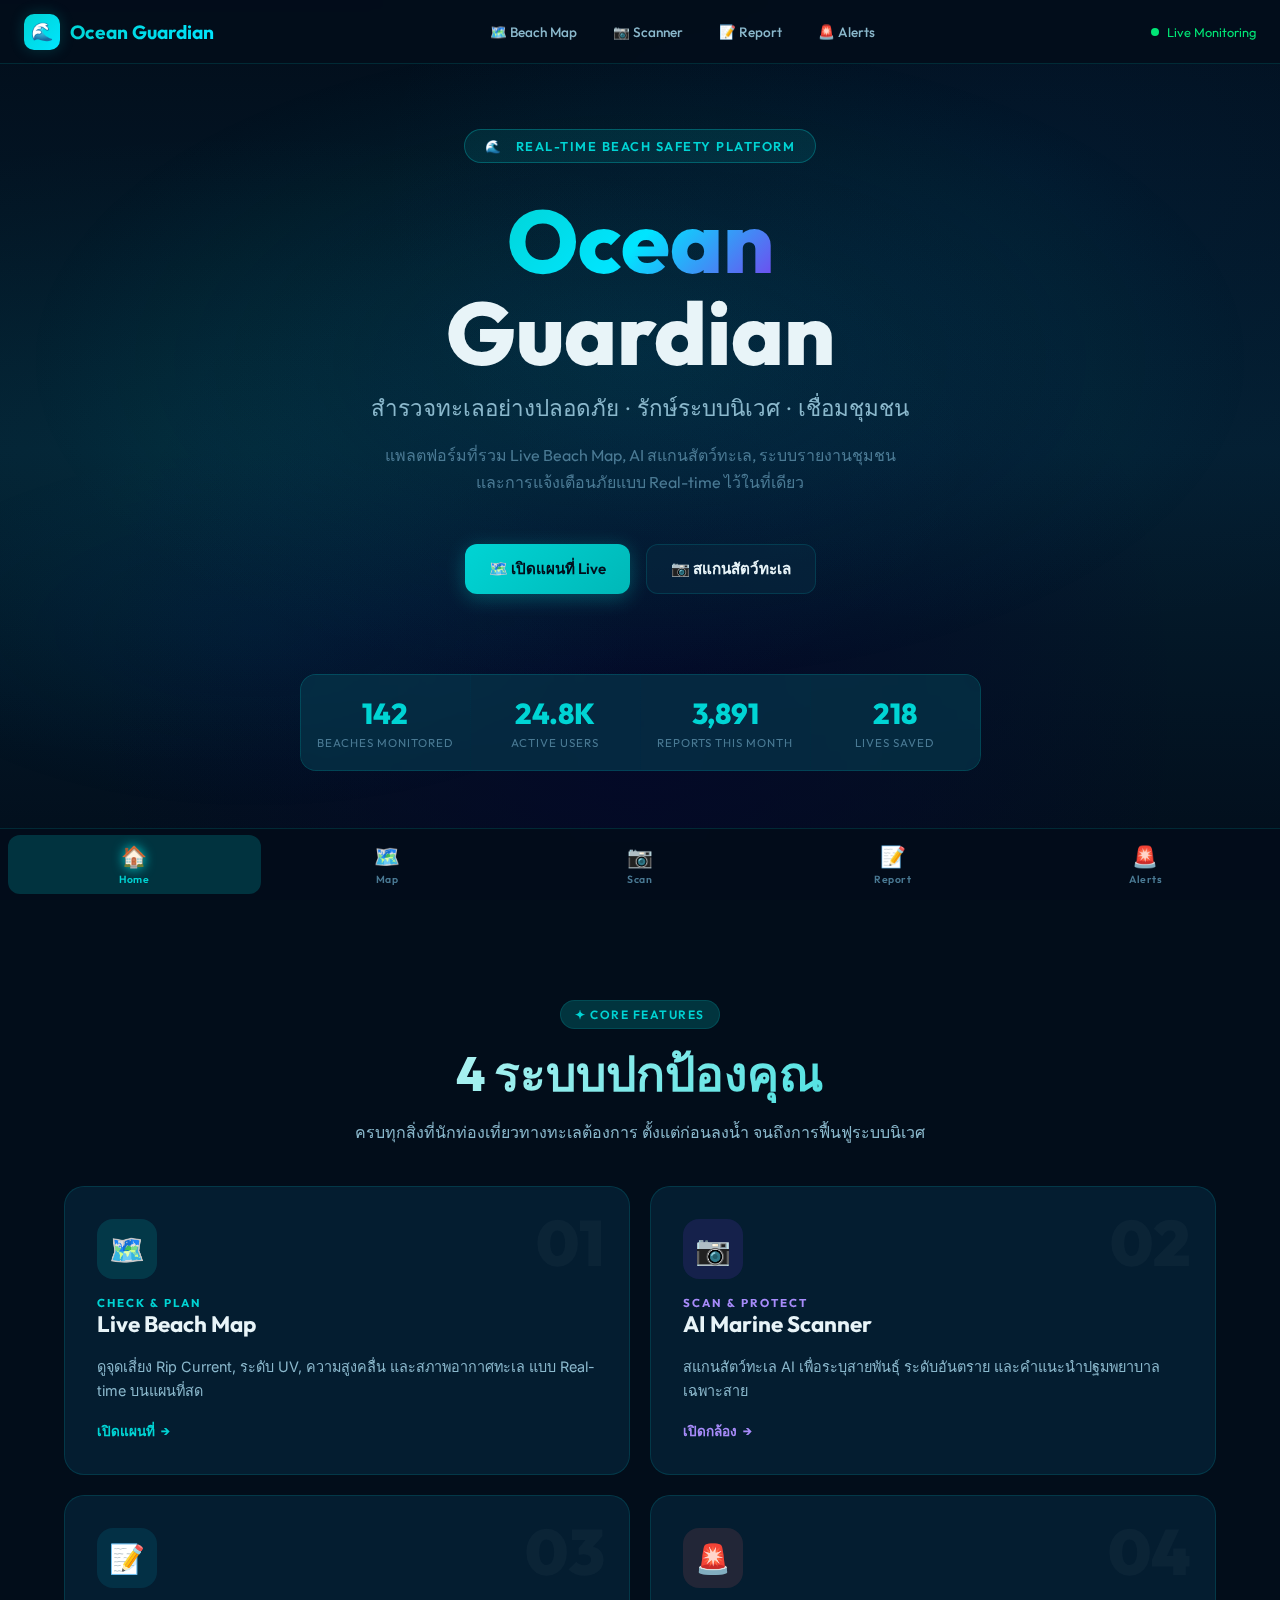
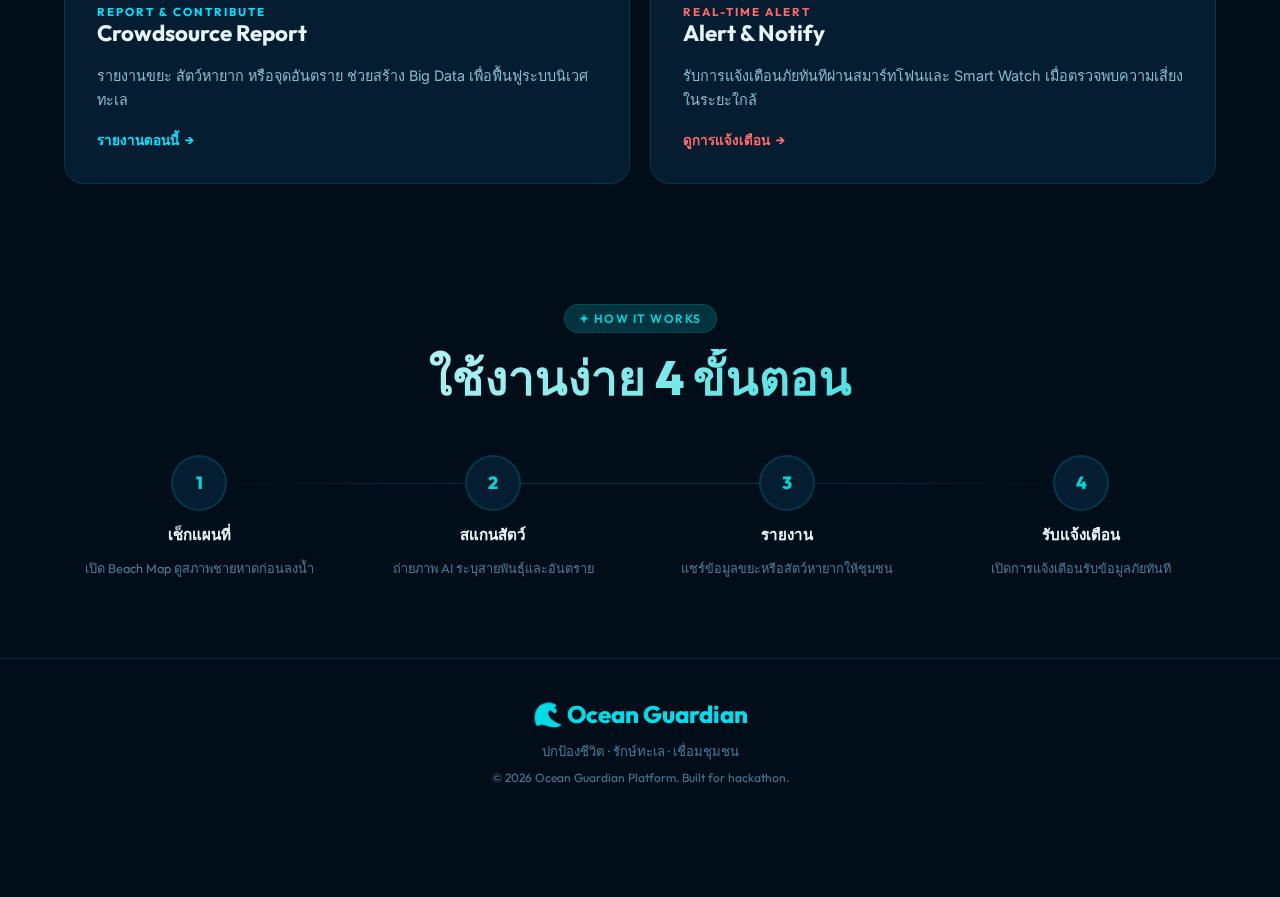
<file: model/index.html>
<!DOCTYPE html>
<html lang="th">
<head>
  <meta charset="UTF-8" />
  <meta name="viewport" content="width=device-width, initial-scale=1.0" />
  <title>Ocean Guardian — Beach Safety Platform</title>
  <meta name="description" content="ระบบความปลอดภัยชายหาดแบบ Real-time สำหรับนักท่องเที่ยวและผู้รักธรรมชาติทางทะเล" />
  <link rel="stylesheet" href="style.css" />
  <style>
    /* HERO */
    .hero {
      min-height: 100vh;
      display: flex;
      flex-direction: column;
      align-items: center;
      justify-content: center;
      text-align: center;
      padding: 0 24px;
      position: relative;
      overflow: hidden;
    }
    .hero-bg {
      position: absolute;
      inset: 0;
      background:
        radial-gradient(ellipse 80% 60% at 50% 40%, rgba(0,180,180,0.12) 0%, transparent 60%),
        radial-gradient(ellipse 60% 40% at 20% 70%, rgba(0,80,180,0.08) 0%, transparent 50%);
      z-index: 0;
    }
    .hero-content { position: relative; z-index: 1; max-width: 800px; }
    .hero-badge {
      display: inline-flex;
      align-items: center;
      gap: 8px;
      background: rgba(0,212,212,0.1);
      border: 1px solid rgba(0,212,212,0.3);
      color: var(--teal-bright);
      padding: 8px 20px;
      border-radius: 30px;
      font-size: 0.8rem;
      font-weight: 600;
      letter-spacing: 1.5px;
      text-transform: uppercase;
      margin-bottom: 32px;
      animation: fade-up 0.6s ease 0.2s both;
    }
    .hero-title {
      font-size: clamp(3rem, 8vw, 5.5rem);
      font-weight: 800;
      line-height: 1.05;
      margin-bottom: 10px;
      animation: fade-up 0.6s ease 0.4s both;
    }
    .hero-title .gradient-text {
      background: linear-gradient(135deg, #00d4d4, #00e5ff, #7c3aed);
      -webkit-background-clip: text;
      -webkit-text-fill-color: transparent;
      background-clip: text;
    }
    .hero-subtitle {
      font-size: clamp(1.1rem, 3vw, 1.4rem);
      color: var(--text-secondary);
      margin-bottom: 16px;
      font-family: 'Inter', sans-serif;
      animation: fade-up 0.6s ease 0.5s both;
    }
    .hero-desc {
      font-size: 1rem;
      color: var(--text-muted);
      max-width: 540px;
      margin: 0 auto 48px;
      line-height: 1.7;
      animation: fade-up 0.6s ease 0.6s both;
    }
    .hero-cta {
      display: flex;
      gap: 16px;
      justify-content: center;
      flex-wrap: wrap;
      margin-bottom: 80px;
      animation: fade-up 0.6s ease 0.7s both;
    }
    @keyframes fade-up {
      from { opacity: 0; transform: translateY(24px); }
      to { opacity: 1; transform: translateY(0); }
    }

    /* LIVE STATS BAR */
    .stats-bar {
      width: 100%;
      max-width: 900px;
      margin: 0 auto;
      animation: fade-up 0.6s ease 0.9s both;
    }
    .stats-bar-inner {
      display: grid;
      grid-template-columns: repeat(4, 1fr);
      gap: 1px;
      background: var(--glass-border);
      border-radius: var(--border-radius);
      overflow: hidden;
      border: 1px solid var(--glass-border);
    }
    .stat-item {
      background: var(--glass-bg);
      padding: 20px 16px;
      text-align: center;
      backdrop-filter: blur(10px);
    }
    .stat-item .num { font-size: 1.8rem; font-weight: 800; color: var(--teal-bright); }
    .stat-item .lbl { font-size: 0.72rem; color: var(--text-muted); text-transform: uppercase; letter-spacing: 1px; margin-top: 4px; }

    @media (max-width: 600px) {
      .stats-bar-inner { grid-template-columns: repeat(2, 1fr); }
    }

    /* FEATURES SECTION */
    .features-section {
      padding: 100px 24px 40px;
      max-width: 1200px;
      margin: 0 auto;
    }
    .feature-cards {
      display: grid;
      grid-template-columns: repeat(2, 1fr);
      gap: 20px;
    }
    @media (max-width: 768px) {
      .feature-cards { grid-template-columns: 1fr; }
      .features-section { padding: 60px 16px 40px; }
    }
    .feature-card {
      padding: 32px;
      border-radius: 20px;
      text-decoration: none;
      color: inherit;
      display: flex;
      flex-direction: column;
      gap: 16px;
      position: relative;
      overflow: hidden;
      transition: var(--transition);
      border: 1px solid var(--glass-border);
      background: var(--glass-bg);
      backdrop-filter: blur(16px);
    }
    .feature-card::before {
      content: '';
      position: absolute;
      inset: 0;
      opacity: 0;
      transition: opacity 0.3s;
    }
    .feature-card:hover { transform: translateY(-4px); box-shadow: 0 16px 50px rgba(0,0,0,0.5); }
    .feature-card:hover::before { opacity: 1; }
    .fc-1::before { background: radial-gradient(ellipse at top left, rgba(0,212,212,0.12), transparent 60%); }
    .fc-2::before { background: radial-gradient(ellipse at top left, rgba(124,58,237,0.12), transparent 60%); }
    .fc-3::before { background: radial-gradient(ellipse at top left, rgba(0,229,255,0.1), transparent 60%); }
    .fc-4::before { background: radial-gradient(ellipse at top left, rgba(255,107,107,0.1), transparent 60%); }
    .fc-1:hover { border-color: rgba(0,212,212,0.4); }
    .fc-2:hover { border-color: rgba(124,58,237,0.4); }
    .fc-3:hover { border-color: rgba(0,229,255,0.4); }
    .fc-4:hover { border-color: rgba(255,107,107,0.4); }
    .feature-icon-wrap {
      width: 60px; height: 60px;
      border-radius: 16px;
      display: flex;
      align-items: center;
      justify-content: center;
      font-size: 1.8rem;
    }
    .feature-num {
      position: absolute;
      top: 24px; right: 24px;
      font-size: 4rem;
      font-weight: 900;
      color: rgba(255,255,255,0.03);
      line-height: 1;
    }
    .feature-tag { font-size: 0.72rem; font-weight: 700; letter-spacing: 2px; text-transform: uppercase; }
    .feature-title { font-size: 1.4rem; font-weight: 700; line-height: 1.3; }
    .feature-desc { font-size: 0.9rem; color: var(--text-secondary); line-height: 1.7; font-family: 'Inter', sans-serif; }
    .feature-arrow { margin-top: auto; font-size: 0.85rem; font-weight: 600; display: flex; align-items: center; gap: 6px; }

    /* HOW IT WORKS */
    .how-section {
      padding: 80px 24px;
      max-width: 1200px;
      margin: 0 auto;
      text-align: center;
    }
    .steps-grid {
      display: grid;
      grid-template-columns: repeat(4, 1fr);
      gap: 24px;
      margin-top: 48px;
      position: relative;
    }
    .steps-grid::before {
      content: '';
      position: absolute;
      top: 28px; left: 12.5%; right: 12.5%;
      height: 1px;
      background: linear-gradient(90deg, transparent, var(--teal-soft), var(--teal-soft), transparent);
    }
    .step-item { display: flex; flex-direction: column; align-items: center; gap: 12px; }
    .step-num {
      width: 56px; height: 56px;
      background: var(--glass-bg);
      border: 2px solid var(--glass-border);
      border-radius: 50%;
      display: flex;
      align-items: center;
      justify-content: center;
      font-size: 1.1rem;
      font-weight: 800;
      color: var(--teal-bright);
      position: relative;
      z-index: 1;
      backdrop-filter: blur(5px);
    }
    .step-title { font-weight: 700; font-size: 0.95rem; }
    .step-desc { font-size: 0.8rem; color: var(--text-muted); line-height: 1.5; }

    @media (max-width: 768px) {
      .steps-grid { grid-template-columns: repeat(2, 1fr); }
      .steps-grid::before { display: none; }
    }

    /* FOOTER */
    .footer {
      border-top: 1px solid var(--glass-border);
      padding: 40px 24px;
      text-align: center;
      color: var(--text-muted);
      font-size: 0.82rem;
    }
    .footer-logo {
      font-size: 1.5rem;
      font-weight: 800;
      background: linear-gradient(135deg, var(--teal-bright), var(--aqua));
      -webkit-background-clip: text; -webkit-text-fill-color: transparent;
      margin-bottom: 12px;
    }
  </style>
</head>
<body>
  <div class="ocean-bg"></div>
  <div class="particles"></div>

  <!-- NAVBAR -->
  <nav class="navbar">
    <a href="index.html" class="nav-logo">
      <div class="nav-logo-icon">🌊</div>
      <span class="nav-logo-text">Ocean Guardian</span>
    </a>
    <ul class="nav-links">
      <li><a href="map.html">🗺️ Beach Map</a></li>
      <li><a href="scanner.html">📷 Scanner</a></li>
      <li><a href="report.html">📝 Report</a></li>
      <li><a href="alert.html">🚨 Alerts</a></li>
    </ul>
    <div class="nav-status">
      <div class="status-dot"></div>
      Live Monitoring
    </div>
  </nav>

  <!-- HERO -->
  <section class="hero">
    <div class="hero-bg"></div>
    <div class="hero-content">
      <div class="hero-badge">🌊 &nbsp; Real-time Beach Safety Platform</div>
      <h1 class="hero-title">
        <span class="gradient-text">Ocean</span><br>Guardian
      </h1>
      <p class="hero-subtitle">สำรวจทะเลอย่างปลอดภัย · รักษ์ระบบนิเวศ · เชื่อมชุมชน</p>
      <p class="hero-desc">แพลตฟอร์มที่รวม Live Beach Map, AI สแกนสัตว์ทะเล, ระบบรายงานชุมชน และการแจ้งเตือนภัยแบบ Real-time ไว้ในที่เดียว</p>
      <div class="hero-cta">
        <a href="map.html" class="btn btn-primary">🗺️ เปิดแผนที่ Live</a>
        <a href="scanner.html" class="btn btn-secondary">📷 สแกนสัตว์ทะเล</a>
      </div>
      <div class="stats-bar">
        <div class="stats-bar-inner">
          <div class="stat-item">
            <div class="num" id="stat-beaches">142</div>
            <div class="lbl">Beaches Monitored</div>
          </div>
          <div class="stat-item">
            <div class="num" id="stat-users">24.8K</div>
            <div class="lbl">Active Users</div>
          </div>
          <div class="stat-item">
            <div class="num" id="stat-reports">3,891</div>
            <div class="lbl">Reports This Month</div>
          </div>
          <div class="stat-item">
            <div class="num" id="stat-saved">218</div>
            <div class="lbl">Lives Saved</div>
          </div>
        </div>
      </div>
    </div>
  </section>

  <!-- FEATURES -->
  <section class="features-section">
    <div class="section-header">
      <div class="section-tag">✦ Core Features</div>
      <h2 class="section-title">4 ระบบปกป้องคุณ</h2>
      <p class="section-desc">ครบทุกสิ่งที่นักท่องเที่ยวทางทะเลต้องการ ตั้งแต่ก่อนลงน้ำ จนถึงการฟื้นฟูระบบนิเวศ</p>
    </div>
    <div class="feature-cards">
      <!-- Card 1: Map -->
      <a href="map.html" class="feature-card fc-1">
        <div class="feature-num">01</div>
        <div class="feature-icon-wrap" style="background:rgba(0,212,212,0.15);">🗺️</div>
        <div>
          <div class="feature-tag" style="color:var(--teal-bright);">Check & Plan</div>
          <div class="feature-title">Live Beach Map</div>
        </div>
        <p class="feature-desc">ดูจุดเสี่ยง Rip Current, ระดับ UV, ความสูงคลื่น และสภาพอากาศทะเล แบบ Real-time บนแผนที่สด</p>
        <div class="feature-arrow" style="color:var(--teal-bright);">เปิดแผนที่ <span>→</span></div>
      </a>

      <!-- Card 2: Scanner -->
      <a href="scanner.html" class="feature-card fc-2">
        <div class="feature-num">02</div>
        <div class="feature-icon-wrap" style="background:rgba(124,58,237,0.15);">📷</div>
        <div>
          <div class="feature-tag" style="color:#a78bfa;">Scan & Protect</div>
          <div class="feature-title">AI Marine Scanner</div>
        </div>
        <p class="feature-desc">สแกนสัตว์ทะเล AI เพื่อระบุสายพันธุ์ ระดับอันตราย และคำแนะนำปฐมพยาบาลเฉพาะสาย</p>
        <div class="feature-arrow" style="color:#a78bfa;">เปิดกล้อง <span>→</span></div>
      </a>

      <!-- Card 3: Report -->
      <a href="report.html" class="feature-card fc-3">
        <div class="feature-num">03</div>
        <div class="feature-icon-wrap" style="background:rgba(0,229,255,0.1);">📝</div>
        <div>
          <div class="feature-tag" style="color:var(--aqua);">Report & Contribute</div>
          <div class="feature-title">Crowdsource Report</div>
        </div>
        <p class="feature-desc">รายงานขยะ สัตว์หายาก หรือจุดอันตราย ช่วยสร้าง Big Data เพื่อฟื้นฟูระบบนิเวศทะเล</p>
        <div class="feature-arrow" style="color:var(--aqua);">รายงานตอนนี้ <span>→</span></div>
      </a>

      <!-- Card 4: Alerts -->
      <a href="alert.html" class="feature-card fc-4">
        <div class="feature-num">04</div>
        <div class="feature-icon-wrap" style="background:rgba(255,107,107,0.12);">🚨</div>
        <div>
          <div class="feature-tag" style="color:var(--coral);">Real-time Alert</div>
          <div class="feature-title">Alert &amp; Notify</div>
        </div>
        <p class="feature-desc">รับการแจ้งเตือนภัยทันทีผ่านสมาร์ทโฟนและ Smart Watch เมื่อตรวจพบความเสี่ยงในระยะใกล้</p>
        <div class="feature-arrow" style="color:var(--coral);">ดูการแจ้งเตือน <span>→</span></div>
      </a>
    </div>
  </section>

  <!-- HOW IT WORKS -->
  <section class="how-section">
    <div class="section-tag">✦ How It Works</div>
    <h2 class="section-title">ใช้งานง่าย 4 ขั้นตอน</h2>
    <div class="steps-grid">
      <div class="step-item">
        <div class="step-num">1</div>
        <div class="step-title">เช็กแผนที่</div>
        <div class="step-desc">เปิด Beach Map ดูสภาพชายหาดก่อนลงน้ำ</div>
      </div>
      <div class="step-item">
        <div class="step-num">2</div>
        <div class="step-title">สแกนสัตว์</div>
        <div class="step-desc">ถ่ายภาพ AI ระบุสายพันธุ์และอันตราย</div>
      </div>
      <div class="step-item">
        <div class="step-num">3</div>
        <div class="step-title">รายงาน</div>
        <div class="step-desc">แชร์ข้อมูลขยะหรือสัตว์หายากให้ชุมชน</div>
      </div>
      <div class="step-item">
        <div class="step-num">4</div>
        <div class="step-title">รับแจ้งเตือน</div>
        <div class="step-desc">เปิดการแจ้งเตือนรับข้อมูลภัยทันที</div>
      </div>
    </div>
  </section>

  <!-- FOOTER -->
  <footer class="footer">
    <div class="footer-logo">🌊 Ocean Guardian</div>
    <p>ปกป้องชีวิต · รักษ์ทะเล · เชื่อมชุมชน</p>
    <p style="margin-top:8px; font-size:0.75rem;">© 2026 Ocean Guardian Platform. Built for hackathon.</p>
  </footer>

  <!-- BOTTOM NAV -->
  <nav class="bottom-nav">
    <a href="index.html" class="bottom-nav-item active">
      <span class="icon">🏠</span>Home
    </a>
    <a href="map.html" class="bottom-nav-item">
      <span class="icon">🗺️</span>Map
    </a>
    <a href="scanner.html" class="bottom-nav-item">
      <span class="icon">📷</span>Scan
    </a>
    <a href="report.html" class="bottom-nav-item">
      <span class="icon">📝</span>Report
    </a>
    <a href="alert.html" class="bottom-nav-item">
      <span class="icon">🚨</span>Alerts
    </a>
  </nav>

  <script src="script.js"></script>
  <script>
    // Animated counting
    function animateCount(el, target, suffix = '') {
      let curr = 0;
      const step = target / 60;
      const timer = setInterval(() => {
        curr = Math.min(curr + step, target);
        el.textContent = Math.floor(curr).toLocaleString() + suffix;
        if (curr >= target) clearInterval(timer);
      }, 16);
    }
    setTimeout(() => {
      animateCount(document.getElementById('stat-beaches'), 142);
      animateCount(document.getElementById('stat-users'), 24800, '');
      animateCount(document.getElementById('stat-reports'), 3891);
      animateCount(document.getElementById('stat-saved'), 218);
      document.getElementById('stat-users').textContent = '24.8K';
    }, 800);
  </script>
</body>
</html>
</file>
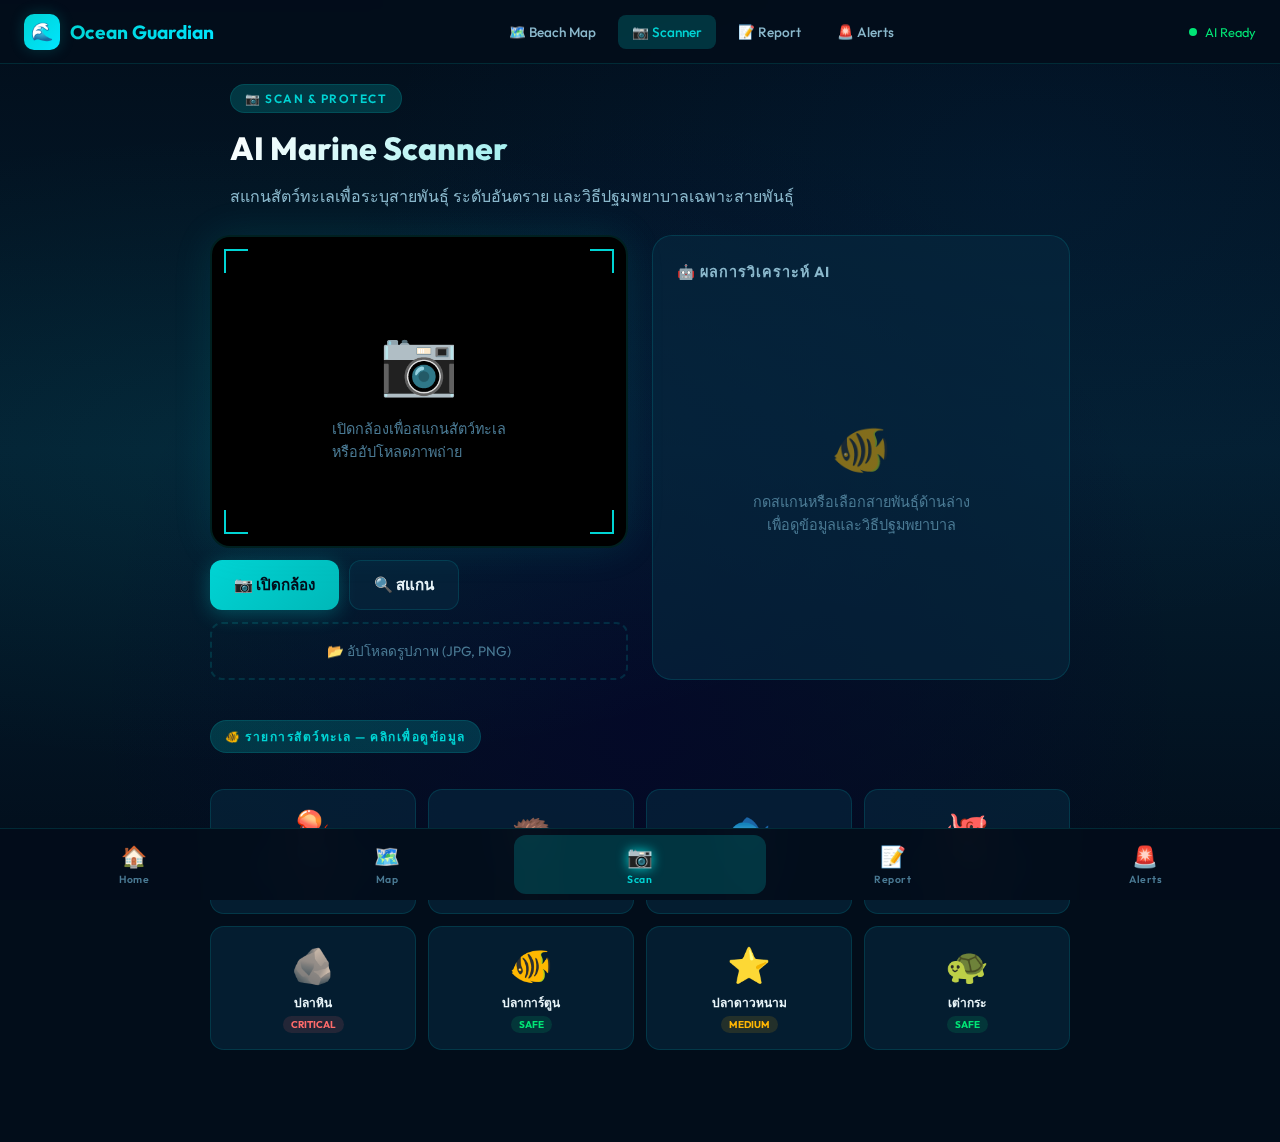
<file: model/scanner.html>
<!DOCTYPE html>
<html lang="th">

<head>
    <meta charset="UTF-8" />
    <meta name="viewport" content="width=device-width, initial-scale=1.0" />
    <title>AI Marine Scanner — Ocean Guardian</title>
    <meta name="description" content="สแกนสัตว์ทะเลด้วย AI เพื่อระบุสายพันธุ์และคำแนะนำปฐมพยาบาล" />
    <link rel="stylesheet" href="style.css" />
    <style>
        .scanner-page {
            padding: calc(var(--nav-height) + 20px) 20px 20px;
            max-width: 900px;
            margin: 0 auto;
        }

        .scanner-layout {
            display: grid;
            grid-template-columns: 1fr 1fr;
            gap: 24px;
        }

        @media (max-width: 700px) {
            .scanner-layout {
                grid-template-columns: 1fr;
            }
        }

        /* Camera viewfinder */
        .viewfinder {
            position: relative;
            background: #000;
            border-radius: 20px;
            overflow: hidden;
            aspect-ratio: 4/3;
            border: 2px solid var(--glass-border);
            box-shadow: 0 0 40px rgba(0, 212, 212, 0.1);
        }

        #camera-video {
            width: 100%;
            height: 100%;
            object-fit: cover;
            display: block;
        }

        .camera-overlay {
            position: absolute;
            inset: 0;
            display: flex;
            align-items: center;
            justify-content: center;
        }

        .camera-placeholder {
            display: flex;
            flex-direction: column;
            align-items: center;
            justify-content: center;
            gap: 16px;
            color: var(--text-muted);
            font-size: 0.9rem;
        }

        .camera-placeholder-icon {
            font-size: 4rem;
        }

        .viewfinder-corners {
            position: absolute;
            inset: 0;
            pointer-events: none;
        }

        .corner {
            position: absolute;
            width: 24px;
            height: 24px;
            border-color: var(--teal-bright);
            border-style: solid;
        }

        .corner-tl {
            top: 12px;
            left: 12px;
            border-width: 2px 0 0 2px;
        }

        .corner-tr {
            top: 12px;
            right: 12px;
            border-width: 2px 2px 0 0;
        }

        .corner-bl {
            bottom: 12px;
            left: 12px;
            border-width: 0 0 2px 2px;
        }

        .corner-br {
            bottom: 12px;
            right: 12px;
            border-width: 0 2px 2px 0;
        }

        .scan-line {
            position: absolute;
            left: 12px;
            right: 12px;
            height: 2px;
            background: linear-gradient(90deg, transparent, var(--teal-bright), transparent);
            animation: scan-move 2.5s linear infinite;
            opacity: 0;
        }

        .scan-line.active {
            opacity: 1;
        }

        .camera-badge {
            position: absolute;
            top: 12px;
            left: 12px;
            background: rgba(0, 0, 0, 0.7);
            border: 1px solid var(--glass-border);
            backdrop-filter: blur(6px);
            border-radius: 8px;
            padding: 6px 12px;
            font-size: 0.72rem;
            font-weight: 600;
            color: var(--teal-bright);
        }

        .scanning-badge {
            position: absolute;
            bottom: 12px;
            left: 50%;
            transform: translateX(-50%);
            background: rgba(0, 212, 212, 0.15);
            border: 1px solid var(--teal-bright);
            backdrop-filter: blur(6px);
            border-radius: 20px;
            padding: 6px 20px;
            font-size: 0.78rem;
            font-weight: 600;
            color: var(--teal-bright);
            display: none;
        }

        .scanning-badge.active {
            display: block;
            animation: pulse-green 1.5s infinite;
        }

        /* Controls */
        .camera-controls {
            display: flex;
            gap: 10px;
            margin-top: 12px;
        }

        .upload-area {
            border: 2px dashed var(--glass-border);
            border-radius: 12px;
            padding: 16px;
            text-align: center;
            cursor: pointer;
            transition: var(--transition);
            font-size: 0.85rem;
            color: var(--text-muted);
        }

        .upload-area:hover {
            border-color: var(--teal-bright);
            color: var(--teal-bright);
        }

        /* Result panel */
        .result-panel {
            background: var(--glass-bg);
            border: 1px solid var(--glass-border);
            border-radius: 20px;
            padding: 24px;
            display: flex;
            flex-direction: column;
            gap: 16px;
        }

        .result-placeholder {
            flex: 1;
            display: flex;
            flex-direction: column;
            align-items: center;
            justify-content: center;
            text-align: center;
            color: var(--text-muted);
            gap: 12px;
            padding: 40px 20px;
        }

        .result-placeholder-icon {
            font-size: 3rem;
            opacity: 0.5;
        }

        .result-content {
            display: none;
        }

        .result-content.visible {
            display: flex;
            flex-direction: column;
            gap: 14px;
        }

        .species-header {
            display: flex;
            align-items: center;
            gap: 16px;
        }

        .species-emoji-big {
            font-size: 3.5rem;
        }

        .species-name-th {
            font-size: 1.4rem;
            font-weight: 800;
        }

        .species-name-en {
            font-size: 0.85rem;
            color: var(--text-secondary);
        }

        .danger-indicator {
            display: flex;
            align-items: center;
            gap: 6px;
            padding: 6px 14px;
            border-radius: 20px;
            font-size: 0.78rem;
            font-weight: 700;
            text-transform: uppercase;
            letter-spacing: 1px;
        }

        .danger-HIGH,
        .danger-CRITICAL {
            background: rgba(255, 107, 107, 0.15);
            color: var(--coral);
            border: 1px solid rgba(255, 107, 107, 0.3);
        }

        .danger-MEDIUM {
            background: var(--amber-soft);
            color: var(--amber);
            border: 1px solid rgba(255, 183, 3, 0.3);
        }

        .danger-SAFE {
            background: var(--green-soft);
            color: var(--green-safe);
            border: 1px solid rgba(0, 230, 118, 0.3);
        }

        .info-grid {
            display: grid;
            grid-template-columns: repeat(2, 1fr);
            gap: 10px;
        }

        .info-cell {
            background: rgba(2, 13, 26, 0.5);
            border: 1px solid var(--glass-border);
            padding: 10px;
            border-radius: 8px;
        }

        .info-cell-lbl {
            font-size: 0.68rem;
            color: var(--text-muted);
            text-transform: uppercase;
            letter-spacing: 0.8px;
            margin-bottom: 4px;
        }

        .info-cell-val {
            font-size: 0.88rem;
            font-weight: 600;
        }

        .firstaid-steps {
            display: flex;
            flex-direction: column;
            gap: 8px;
        }

        .firstaid-step {
            display: flex;
            align-items: flex-start;
            gap: 10px;
            font-size: 0.85rem;
            color: var(--text-secondary);
            padding: 8px;
            background: rgba(2, 13, 26, 0.3);
            border-radius: 8px;
        }

        .step-num-circle {
            width: 22px;
            height: 22px;
            background: var(--teal-soft);
            border-radius: 50%;
            display: flex;
            align-items: center;
            justify-content: center;
            font-size: 0.7rem;
            font-weight: 700;
            color: var(--teal-bright);
            flex-shrink: 0;
        }

        /* Species Grid */
        .species-section {
            margin-top: 40px;
        }

        .species-grid {
            display: grid;
            grid-template-columns: repeat(4, 1fr);
            gap: 12px;
            margin-top: 20px;
        }

        @media (max-width: 600px) {
            .species-grid {
                grid-template-columns: repeat(2, 1fr);
            }
        }

        .species-card {
            padding: 16px 12px;
            border-radius: 14px;
            text-align: center;
            cursor: pointer;
            border: 1px solid var(--glass-border);
            background: var(--glass-bg);
            transition: var(--transition);
        }

        .species-card:hover {
            transform: translateY(-3px);
            border-color: var(--teal-bright);
        }

        .species-card.selected {
            border-color: var(--teal-bright);
            background: rgba(0, 212, 212, 0.08);
            box-shadow: 0 0 20px var(--teal-soft);
        }

        .species-card .emoji {
            font-size: 2.2rem;
            margin-bottom: 8px;
            display: block;
        }

        .species-card .name {
            font-size: 0.75rem;
            font-weight: 600;
            line-height: 1.3;
        }

        .species-card .danger-badge {
            font-size: 0.62rem;
            font-weight: 700;
            margin-top: 6px;
            padding: 2px 8px;
            border-radius: 10px;
            display: inline-block;
        }

        .confidence-bar {
            margin-top: 8px;
        }

        .confidence-label {
            display: flex;
            justify-content: space-between;
            font-size: 0.75rem;
            color: var(--text-muted);
            margin-bottom: 4px;
        }
    </style>
</head>

<body>
    <div class="ocean-bg"></div>
    <div class="particles"></div>

    <nav class="navbar">
        <a href="index.html" class="nav-logo">
            <div class="nav-logo-icon">🌊</div>
            <span class="nav-logo-text">Ocean Guardian</span>
        </a>
        <ul class="nav-links">
            <li><a href="map.html">🗺️ Beach Map</a></li>
            <li><a href="scanner.html" class="active">📷 Scanner</a></li>
            <li><a href="report.html">📝 Report</a></li>
            <li><a href="alert.html">🚨 Alerts</a></li>
        </ul>
        <div class="nav-status">
            <div class="status-dot"></div>AI Ready
        </div>
    </nav>

    <div class="scanner-page">
        <div class="section-header" style="text-align:left; margin-bottom:24px;">
            <div class="section-tag">📷 Scan & Protect</div>
            <h1 class="section-title" style="font-size:2rem;">AI Marine Scanner</h1>
            <p class="section-desc" style="text-align:left; margin:0;">สแกนสัตว์ทะเลเพื่อระบุสายพันธุ์ ระดับอันตราย
                และวิธีปฐมพยาบาลเฉพาะสายพันธุ์</p>
        </div>

        <div class="scanner-layout">
            <!-- Camera Section -->
            <div>
                <div class="viewfinder">
                    <video id="camera-video" autoplay playsinline muted style="display:none;"></video>
                    <div class="camera-overlay" id="camera-placeholder-overlay">
                        <div class="camera-placeholder">
                            <div class="camera-placeholder-icon">📷</div>
                            <div>เปิดกล้องเพื่อสแกนสัตว์ทะเล<br>หรืออัปโหลดภาพถ่าย</div>
                        </div>
                    </div>
                    <!-- Scanning overlay (shown when camera active) -->
                    <div class="viewfinder-corners">
                        <div class="corner corner-tl"></div>
                        <div class="corner corner-tr"></div>
                        <div class="corner corner-bl"></div>
                        <div class="corner corner-br"></div>
                    </div>
                    <div class="scan-line" id="scan-line"></div>
                    <div class="camera-badge" id="camera-badge" style="display:none;">🔴 LIVE</div>
                    <div class="scanning-badge" id="scanning-badge">🔍 กำลังวิเคราะห์...</div>
                </div>

                <div class="camera-controls">
                    <button class="btn btn-primary" id="start-cam-btn">📷 เปิดกล้อง</button>
                    <button class="btn btn-secondary" id="capture-btn" disabled>🔍 สแกน</button>
                    <button class="btn btn-secondary btn-sm" id="stop-cam-btn" style="display:none;">⏹</button>
                </div>

                <div class="upload-area" style="margin-top:12px;"
                    onclick="document.getElementById('file-upload').click()">
                    📂 อัปโหลดรูปภาพ (JPG, PNG)
                    <input type="file" id="file-upload" accept="image/*" style="display:none;" />
                </div>
            </div>

            <!-- Result Panel -->
            <div class="result-panel">
                <div
                    style="font-size:0.9rem; font-weight:700; color:var(--text-secondary); text-transform:uppercase; letter-spacing:1px;">
                    🤖 ผลการวิเคราะห์ AI</div>

                <div class="result-placeholder" id="result-placeholder">
                    <div class="result-placeholder-icon">🐠</div>
                    <div style="font-size:0.9rem;">กดสแกนหรือเลือกสายพันธุ์ด้านล่าง<br>เพื่อดูข้อมูลและวิธีปฐมพยาบาล
                    </div>
                </div>

                <div class="result-content" id="result-content">
                    <!-- Filled by JS -->
                </div>
            </div>
        </div>

        <!-- Species Cards -->
        <div class="species-section">
            <div class="section-tag" style="margin-bottom:16px;">🐠 รายการสัตว์ทะเล — คลิกเพื่อดูข้อมูล</div>
            <div class="species-grid" id="species-grid"></div>
        </div>
    </div>

    <!-- BOTTOM NAV -->
    <nav class="bottom-nav">
        <a href="index.html" class="bottom-nav-item"><span class="icon">🏠</span>Home</a>
        <a href="map.html" class="bottom-nav-item"><span class="icon">🗺️</span>Map</a>
        <a href="scanner.html" class="bottom-nav-item active"><span class="icon">📷</span>Scan</a>
        <a href="report.html" class="bottom-nav-item"><span class="icon">📝</span>Report</a>
        <a href="alert.html" class="bottom-nav-item"><span class="icon">🚨</span>Alerts</a>
    </nav>

    <script src="script.js"></script>
    <script>
        let cameraStream = null;

        // Build species grid
        const grid = document.getElementById('species-grid');
        MARINE_SPECIES.forEach(s => {
            const card = document.createElement('div');
            card.className = 'species-card';
            const dangerColor = s.danger === 'SAFE' ? '#00e676' : s.danger === 'MEDIUM' ? '#ffb703' : '#ff6b6b';
            card.innerHTML = `
        <span class="emoji">${s.emoji}</span>
        <div class="name">${s.nameTh}</div>
        <div class="danger-badge" style="background:${dangerColor}20; color:${dangerColor};">${s.danger}</div>
      `;
            card.addEventListener('click', () => showSpecies(s, card));
            grid.appendChild(card);
        });

        function showSpecies(s, cardEl) {
            document.querySelectorAll('.species-card').forEach(c => c.classList.remove('selected'));
            if (cardEl) cardEl.classList.add('selected');

            const confidence = Math.floor(Math.random() * 15 + 82);
            const dangerColor = s.danger === 'SAFE' ? '#00e676' : s.danger === 'MEDIUM' ? '#ffb703' : '#ff6b6b';
            const firstAidHTML = s.firstAid.map((step, i) => `
        <div class="firstaid-step">
          <div class="step-num-circle">${i + 1}</div>
          <div>${step}</div>
        </div>`).join('');

            document.getElementById('result-placeholder').style.display = 'none';
            const content = document.getElementById('result-content');
            content.className = 'result-content visible';
            content.innerHTML = `
        <div class="species-header">
          <div class="species-emoji-big">${s.emoji}</div>
          <div>
            <div class="species-name-th">${s.nameTh}</div>
            <div class="species-name-en">${s.name}</div>
          </div>
        </div>

        <div class="danger-indicator danger-${s.danger}">
          ${s.danger === 'CRITICAL' ? '☠️' : s.danger === 'HIGH' ? '⚠️' : s.danger === 'MEDIUM' ? '⚡' : '✅'}
          Danger: ${s.danger}
        </div>

        <div class="confidence-bar">
          <div class="confidence-label"><span>🤖 ความมั่นใจ AI</span><span style="color:${dangerColor}">${confidence}%</span></div>
          <div class="progress-bar"><div class="progress-fill" style="width:${confidence}%; background:${dangerColor};"></div></div>
        </div>

        <div class="info-grid">
          <div class="info-cell"><div class="info-cell-lbl">ถิ่นที่อยู่</div><div class="info-cell-val">${s.habitat}</div></div>
          <div class="info-cell"><div class="info-cell-lbl">คำอธิบาย</div><div class="info-cell-val">${s.desc}</div></div>
        </div>

        <div>
          <div style="font-size:0.82rem; font-weight:700; color:var(--text-secondary); text-transform:uppercase; letter-spacing:1px; margin-bottom:10px;">🩺 วิธีปฐมพยาบาล</div>
          <div class="firstaid-steps">${firstAidHTML}</div>
        </div>
        ${s.danger === 'CRITICAL' ? `<div style="background:rgba(255,107,107,0.1); border:1px solid rgba(255,107,107,0.3); border-radius:10px; padding:12px; font-size:0.82rem; color:var(--coral);"><strong>🚨 ฉุกเฉิน!</strong> โทร 1669 ทันที</div>` : ''}
      `;
        }

        // Camera
        document.getElementById('start-cam-btn').addEventListener('click', async () => {
            try {
                cameraStream = await navigator.mediaDevices.getUserMedia({ video: { facingMode: 'environment' }, audio: false });
                const video = document.getElementById('camera-video');
                video.srcObject = cameraStream;
                video.style.display = 'block';
                document.getElementById('camera-placeholder-overlay').style.display = 'none';
                document.getElementById('camera-badge').style.display = 'block';
                document.getElementById('scan-line').classList.add('active');
                document.getElementById('start-cam-btn').style.display = 'none';
                document.getElementById('stop-cam-btn').style.display = 'inline-flex';
                document.getElementById('capture-btn').disabled = false;
                showToast('📷 เปิดกล้องสำเร็จ', 'success');
            } catch (e) {
                showToast('❌ ไม่สามารถเปิดกล้องได้ใช้การอัปโหลดรูปแทน', 'error');
            }
        });

        document.getElementById('stop-cam-btn').addEventListener('click', () => {
            if (cameraStream) { cameraStream.getTracks().forEach(t => t.stop()); cameraStream = null; }
            document.getElementById('camera-video').style.display = 'none';
            document.getElementById('camera-placeholder-overlay').style.display = 'flex';
            document.getElementById('camera-badge').style.display = 'none';
            document.getElementById('scan-line').classList.remove('active');
            document.getElementById('start-cam-btn').style.display = 'inline-flex';
            document.getElementById('stop-cam-btn').style.display = 'none';
            document.getElementById('capture-btn').disabled = true;
        });

        document.getElementById('capture-btn').addEventListener('click', () => {
            const badge = document.getElementById('scanning-badge');
            badge.classList.add('active');
            showToast('🔍 กำลังวิเคราะห์ภาพ...', 'info');
            setTimeout(() => {
                badge.classList.remove('active');
                const random = MARINE_SPECIES[Math.floor(Math.random() * MARINE_SPECIES.length)];
                const cards = document.querySelectorAll('.species-card');
                showSpecies(random, cards[MARINE_SPECIES.indexOf(random)]);
                showToast(`✅ พบ: ${random.nameTh}`, 'success');
            }, 2200);
        });

        document.getElementById('file-upload').addEventListener('change', (e) => {
            if (!e.target.files[0]) return;
            showToast('🔍 กำลังวิเคราะห์รูป...', 'info');
            setTimeout(() => {
                const random = MARINE_SPECIES[Math.floor(Math.random() * MARINE_SPECIES.length)];
                const cards = document.querySelectorAll('.species-card');
                showSpecies(random, cards[MARINE_SPECIES.indexOf(random)]);
                showToast(`✅ พบ: ${random.nameTh}`, 'success');
            }, 1800);
        });
    </script>
</body>

</html>
</file>
<file: model/style.css>
@import url('https://fonts.googleapis.com/css2?family=Outfit:wght@300;400;500;600;700;800&family=Inter:wght@300;400;500;600&display=swap');

/* ===== CSS VARIABLES ===== */
:root {
  --ocean-deep: #020d1a;
  --ocean-mid: #041e30;
  --ocean-surface: #062840;
  --teal-bright: #00d4d4;
  --teal-glow: #00b8b8;
  --teal-soft: #00d4d433;
  --aqua: #00e5ff;
  --coral: #ff6b6b;
  --coral-soft: #ff6b6b22;
  --amber: #ffb703;
  --amber-soft: #ffb70322;
  --green-safe: #00e676;
  --green-soft: #00e67622;
  --purple: #7c3aed;
  --purple-soft: #7c3aed22;
  --glass-bg: rgba(6, 40, 64, 0.6);
  --glass-border: rgba(0, 212, 212, 0.15);
  --glass-border-hover: rgba(0, 212, 212, 0.4);
  --text-primary: #e8f4f8;
  --text-secondary: #8ab8cc;
  --text-muted: #4a7a94;
  --nav-height: 64px;
  --bottom-nav: 72px;
  --border-radius: 16px;
  --border-radius-sm: 10px;
  --shadow-glow: 0 0 30px rgba(0, 212, 212, 0.15);
  --shadow-card: 0 8px 32px rgba(0, 0, 0, 0.4);
  --transition: all 0.3s cubic-bezier(0.4, 0, 0.2, 1);
}

/* ===== RESET & BASE ===== */
*, *::before, *::after { box-sizing: border-box; margin: 0; padding: 0; }
html { scroll-behavior: smooth; font-size: 16px; }
body {
  font-family: 'Outfit', sans-serif;
  background: var(--ocean-deep);
  color: var(--text-primary);
  min-height: 100vh;
  overflow-x: hidden;
  padding-bottom: var(--bottom-nav);
}

/* ===== SCROLLBAR ===== */
::-webkit-scrollbar { width: 6px; }
::-webkit-scrollbar-track { background: var(--ocean-mid); }
::-webkit-scrollbar-thumb { background: var(--teal-bright); border-radius: 3px; }

/* ===== ANIMATED OCEAN BACKGROUND ===== */
.ocean-bg {
  position: fixed;
  inset: 0;
  z-index: -2;
  background: 
    radial-gradient(ellipse at 20% 50%, rgba(0,180,180,0.08) 0%, transparent 50%),
    radial-gradient(ellipse at 80% 20%, rgba(0,100,200,0.07) 0%, transparent 45%),
    radial-gradient(ellipse at 50% 80%, rgba(4,8,40,0.9) 0%, transparent 60%),
    linear-gradient(180deg, #020d1a 0%, #041e30 50%, #020d1a 100%);
}

.particles {
  position: fixed;
  inset: 0;
  z-index: -1;
  overflow: hidden;
  pointer-events: none;
}
.particle {
  position: absolute;
  width: 2px;
  height: 2px;
  background: var(--teal-bright);
  border-radius: 50%;
  animation: float-particle linear infinite;
  opacity: 0;
}
@keyframes float-particle {
  0% { opacity: 0; transform: translateY(100vh) scale(0); }
  10% { opacity: 0.6; }
  90% { opacity: 0.3; }
  100% { opacity: 0; transform: translateY(-20px) scale(1); }
}

/* ===== TOP NAVIGATION ===== */
.navbar {
  position: fixed;
  top: 0;
  left: 0;
  right: 0;
  z-index: 1000;
  height: var(--nav-height);
  background: rgba(2, 13, 26, 0.85);
  backdrop-filter: blur(20px);
  -webkit-backdrop-filter: blur(20px);
  border-bottom: 1px solid var(--glass-border);
  display: flex;
  align-items: center;
  justify-content: space-between;
  padding: 0 24px;
}
.nav-logo {
  display: flex;
  align-items: center;
  gap: 10px;
  text-decoration: none;
}
.nav-logo-icon {
  width: 36px;
  height: 36px;
  background: linear-gradient(135deg, var(--teal-bright), var(--aqua));
  border-radius: 10px;
  display: flex;
  align-items: center;
  justify-content: center;
  font-size: 18px;
  box-shadow: 0 0 15px var(--teal-soft);
}
.nav-logo-text {
  font-size: 1.2rem;
  font-weight: 700;
  background: linear-gradient(135deg, var(--teal-bright), var(--aqua));
  -webkit-background-clip: text;
  -webkit-text-fill-color: transparent;
  background-clip: text;
}
.nav-links {
  display: flex;
  gap: 8px;
  list-style: none;
}
.nav-links a {
  display: flex;
  align-items: center;
  gap: 6px;
  padding: 8px 14px;
  border-radius: 8px;
  text-decoration: none;
  color: var(--text-secondary);
  font-size: 0.85rem;
  font-weight: 500;
  transition: var(--transition);
}
.nav-links a:hover, .nav-links a.active {
  background: var(--teal-soft);
  color: var(--teal-bright);
}
.nav-status {
  display: flex;
  align-items: center;
  gap: 8px;
  font-size: 0.8rem;
  color: var(--green-safe);
}
.status-dot {
  width: 8px; height: 8px;
  background: var(--green-safe);
  border-radius: 50%;
  animation: pulse-green 2s infinite;
}
@keyframes pulse-green {
  0%, 100% { opacity: 1; transform: scale(1); box-shadow: 0 0 0 0 rgba(0,230,118,0.4); }
  50% { opacity: 0.8; transform: scale(1.1); box-shadow: 0 0 0 6px rgba(0,230,118,0); }
}

/* ===== BOTTOM NAVIGATION (Mobile) ===== */
.bottom-nav {
  position: fixed;
  bottom: 0;
  left: 0;
  right: 0;
  z-index: 1000;
  height: var(--bottom-nav);
  background: rgba(2, 13, 26, 0.95);
  backdrop-filter: blur(20px);
  border-top: 1px solid var(--glass-border);
  display: flex;
  align-items: center;
  justify-content: space-around;
  padding: 0 8px;
}
.bottom-nav-item {
  display: flex;
  flex-direction: column;
  align-items: center;
  gap: 4px;
  padding: 8px 16px;
  border-radius: 12px;
  text-decoration: none;
  color: var(--text-muted);
  font-size: 0.65rem;
  font-weight: 600;
  letter-spacing: 0.5px;
  transition: var(--transition);
  flex: 1;
  text-align: center;
}
.bottom-nav-item span.icon { font-size: 1.3rem; }
.bottom-nav-item:hover, .bottom-nav-item.active {
  color: var(--teal-bright);
  background: var(--teal-soft);
}
.bottom-nav-item.active span.icon { filter: drop-shadow(0 0 6px var(--teal-bright)); }

/* ===== MAIN PAGE CONTENT ===== */
.page-content {
  padding-top: calc(var(--nav-height) + 20px);
  min-height: 100vh;
}

/* ===== GLASS CARD ===== */
.glass-card {
  background: var(--glass-bg);
  border: 1px solid var(--glass-border);
  border-radius: var(--border-radius);
  backdrop-filter: blur(16px);
  -webkit-backdrop-filter: blur(16px);
  box-shadow: var(--shadow-card);
  transition: var(--transition);
}
.glass-card:hover {
  border-color: var(--glass-border-hover);
  box-shadow: var(--shadow-glow), var(--shadow-card);
  transform: translateY(-2px);
}

/* ===== SECTION HEADER ===== */
.section-header {
  text-align: center;
  margin-bottom: 40px;
  padding: 0 20px;
}
.section-tag {
  display: inline-flex;
  align-items: center;
  gap: 6px;
  background: var(--teal-soft);
  border: 1px solid var(--glass-border);
  color: var(--teal-bright);
  font-size: 0.75rem;
  font-weight: 600;
  letter-spacing: 1.5px;
  text-transform: uppercase;
  padding: 6px 14px;
  border-radius: 20px;
  margin-bottom: 16px;
}
.section-title {
  font-size: clamp(1.8rem, 5vw, 3rem);
  font-weight: 800;
  line-height: 1.2;
  margin-bottom: 16px;
  background: linear-gradient(135deg, #fff 0%, var(--teal-bright) 100%);
  -webkit-background-clip: text;
  -webkit-text-fill-color: transparent;
  background-clip: text;
}
.section-desc {
  font-size: 1rem;
  color: var(--text-secondary);
  max-width: 600px;
  margin: 0 auto;
  line-height: 1.7;
  font-family: 'Inter', sans-serif;
}

/* ===== BUTTONS ===== */
.btn {
  display: inline-flex;
  align-items: center;
  gap: 8px;
  padding: 12px 24px;
  border-radius: 12px;
  border: none;
  font-family: 'Outfit', sans-serif;
  font-size: 0.95rem;
  font-weight: 600;
  cursor: pointer;
  transition: var(--transition);
  text-decoration: none;
}
.btn-primary {
  background: linear-gradient(135deg, var(--teal-bright), var(--teal-glow));
  color: #020d1a;
  box-shadow: 0 4px 20px rgba(0, 212, 212, 0.3);
}
.btn-primary:hover {
  transform: translateY(-2px);
  box-shadow: 0 8px 30px rgba(0, 212, 212, 0.5);
}
.btn-secondary {
  background: var(--glass-bg);
  border: 1px solid var(--glass-border);
  color: var(--text-primary);
}
.btn-secondary:hover {
  border-color: var(--teal-bright);
  color: var(--teal-bright);
}
.btn-danger {
  background: linear-gradient(135deg, var(--coral), #e05555);
  color: white;
  box-shadow: 0 4px 20px rgba(255, 107, 107, 0.3);
}
.btn-danger:hover {
  transform: translateY(-2px);
  box-shadow: 0 8px 30px rgba(255, 107, 107, 0.5);
}
.btn-sm { padding: 8px 16px; font-size: 0.85rem; }
.btn-full { width: 100%; justify-content: center; }

/* ===== BADGE ===== */
.badge {
  display: inline-flex;
  align-items: center;
  gap: 4px;
  padding: 4px 10px;
  border-radius: 20px;
  font-size: 0.72rem;
  font-weight: 700;
  letter-spacing: 0.5px;
  text-transform: uppercase;
}
.badge-safe { background: var(--green-soft); color: var(--green-safe); border: 1px solid rgba(0,230,118,0.3); }
.badge-warning { background: var(--amber-soft); color: var(--amber); border: 1px solid rgba(255,183,3,0.3); }
.badge-danger { background: var(--coral-soft); color: var(--coral); border: 1px solid rgba(255,107,107,0.3); }
.badge-info { background: var(--teal-soft); color: var(--teal-bright); border: 1px solid var(--glass-border); }
.badge-rare { background: var(--purple-soft); color: #a78bfa; border: 1px solid rgba(124,58,237,0.3); }

/* ===== STAT CARDS ===== */
.stat-card {
  padding: 20px;
  border-radius: var(--border-radius-sm);
  text-align: center;
}
.stat-value {
  font-size: 2rem;
  font-weight: 800;
  line-height: 1;
  margin-bottom: 4px;
}
.stat-label {
  font-size: 0.75rem;
  color: var(--text-secondary);
  text-transform: uppercase;
  letter-spacing: 1px;
}

/* ===== ALERT ITEMS ===== */
.alert-item {
  display: flex;
  align-items: flex-start;
  gap: 14px;
  padding: 16px;
  border-radius: var(--border-radius-sm);
  border: 1px solid var(--glass-border);
  background: var(--glass-bg);
  margin-bottom: 12px;
  animation: slide-in 0.4s ease forwards;
}
@keyframes slide-in {
  from { opacity: 0; transform: translateX(-20px); }
  to { opacity: 1; transform: translateX(0); }
}
.alert-icon { font-size: 1.5rem; flex-shrink: 0; }
.alert-content { flex: 1; }
.alert-title { font-weight: 600; font-size: 0.95rem; margin-bottom: 4px; }
.alert-desc { font-size: 0.82rem; color: var(--text-secondary); line-height: 1.5; }
.alert-time { font-size: 0.72rem; color: var(--text-muted); margin-top: 6px; }

/* ===== FORM ELEMENTS ===== */
.form-group { margin-bottom: 20px; }
.form-label {
  display: block;
  font-size: 0.85rem;
  font-weight: 600;
  color: var(--text-secondary);
  margin-bottom: 8px;
  letter-spacing: 0.5px;
}
.form-input, .form-select, .form-textarea {
  width: 100%;
  padding: 12px 16px;
  background: rgba(2,13,26,0.5);
  border: 1px solid var(--glass-border);
  border-radius: var(--border-radius-sm);
  color: var(--text-primary);
  font-family: 'Outfit', sans-serif;
  font-size: 0.95rem;
  transition: var(--transition);
  outline: none;
}
.form-input:focus, .form-select:focus, .form-textarea:focus {
  border-color: var(--teal-bright);
  box-shadow: 0 0 0 3px var(--teal-soft);
}
.form-textarea { resize: vertical; min-height: 100px; }
.form-select option { background: var(--ocean-mid); }

/* ===== WAVE ANIMATION ===== */
.wave-container {
  position: relative;
  overflow: hidden;
}
.wave {
  position: absolute;
  bottom: 0;
  left: 0;
  width: 200%;
  height: 60px;
  background: linear-gradient(to right, transparent, var(--teal-soft), transparent);
  animation: wave-move 6s linear infinite;
  border-radius: 50%;
  opacity: 0.3;
}
.wave:nth-child(2) { animation-delay: -3s; opacity: 0.2; }
@keyframes wave-move {
  0% { transform: translateX(-50%); }
  100% { transform: translateX(0%); }
}

/* ===== SCANNER OVERLAY ===== */
.scanner-ring {
  position: absolute;
  border: 2px solid var(--teal-bright);
  border-radius: 50%;
  animation: scanner-pulse 2s ease-in-out infinite;
}
@keyframes scanner-pulse {
  0% { transform: translate(-50%,-50%) scale(0.8); opacity: 1; }
  100% { transform: translate(-50%,-50%) scale(1.4); opacity: 0; }
}
.scan-line {
  position: absolute;
  left: 0;
  right: 0;
  height: 2px;
  background: linear-gradient(90deg, transparent, var(--teal-bright), transparent);
  animation: scan-move 2s linear infinite;
}
@keyframes scan-move {
  0% { top: 0%; }
  100% { top: 100%; }
}

/* ===== PULSING DANGER ZONE ===== */
.danger-pulse {
  animation: danger-blink 1.5s ease-in-out infinite;
}
@keyframes danger-blink {
  0%, 100% { opacity: 1; }
  50% { opacity: 0.5; }
}

/* ===== GRID LAYOUTS ===== */
.grid-2 { display: grid; grid-template-columns: repeat(2, 1fr); gap: 16px; }
.grid-3 { display: grid; grid-template-columns: repeat(3, 1fr); gap: 16px; }
.grid-4 { display: grid; grid-template-columns: repeat(4, 1fr); gap: 16px; }

@media (max-width: 768px) {
  .grid-2, .grid-3, .grid-4 { grid-template-columns: 1fr; }
  .nav-links { display: none; }
  .navbar { padding: 0 16px; }
  .grid-2.mobile-2 { grid-template-columns: repeat(2, 1fr); }
  .grid-4.mobile-2 { grid-template-columns: repeat(2, 1fr); }
}

/* ===== LEAFLET MAP OVERRIDE ===== */
.leaflet-container {
  background: var(--ocean-mid) !important;
  border-radius: var(--border-radius-sm);
}
.leaflet-popup-content-wrapper {
  background: var(--ocean-surface) !important;
  border: 1px solid var(--glass-border) !important;
  color: var(--text-primary) !important;
  border-radius: var(--border-radius-sm) !important;
}
.leaflet-popup-tip { background: var(--ocean-surface) !important; }

/* ===== PROGRESS BAR ===== */
.progress-bar {
  height: 6px;
  background: rgba(255,255,255,0.1);
  border-radius: 3px;
  overflow: hidden;
}
.progress-fill {
  height: 100%;
  border-radius: 3px;
  transition: width 1s ease;
}

/* ===== TOGGLE SWITCH ===== */
.toggle-switch { position: relative; width: 52px; height: 28px; }
.toggle-switch input { opacity: 0; width: 0; height: 0; }
.toggle-slider {
  position: absolute;
  inset: 0;
  background: rgba(255,255,255,0.1);
  border-radius: 28px;
  cursor: pointer;
  transition: var(--transition);
  border: 1px solid var(--glass-border);
}
.toggle-slider::before {
  content: '';
  position: absolute;
  height: 20px; width: 20px;
  left: 4px; bottom: 3px;
  background: white;
  border-radius: 50%;
  transition: var(--transition);
}
.toggle-switch input:checked + .toggle-slider { background: var(--teal-bright); }
.toggle-switch input:checked + .toggle-slider::before { transform: translateX(24px); }

/* ===== LOADING SPINNER ===== */
.spinner {
  width: 32px; height: 32px;
  border: 3px solid var(--glass-border);
  border-top-color: var(--teal-bright);
  border-radius: 50%;
  animation: spin 0.8s linear infinite;
}
@keyframes spin { to { transform: rotate(360deg); } }

/* ===== REPORT FEED ITEM ===== */
.report-feed-item {
  display: flex;
  align-items: flex-start;
  gap: 12px;
  padding: 14px;
  border-radius: var(--border-radius-sm);
  border: 1px solid var(--glass-border);
  background: rgba(2,13,26,0.3);
  margin-bottom: 10px;
  transition: var(--transition);
}
.report-feed-item:hover { border-color: var(--glass-border-hover); }
.report-avatar {
  width: 40px; height: 40px;
  border-radius: 50%;
  display: flex;
  align-items: center;
  justify-content: center;
  font-size: 1.2rem;
  flex-shrink: 0;
}

/* ===== WATCHFACE ===== */
.watchface {
  width: 140px;
  height: 160px;
  background: #0a0a0a;
  border-radius: 28px;
  border: 3px solid #333;
  display: flex;
  flex-direction: column;
  align-items: center;
  justify-content: center;
  gap: 8px;
  padding: 16px;
  box-shadow: 0 0 30px rgba(0,0,0,0.8), inset 0 1px 0 rgba(255,255,255,0.05);
  position: relative;
  overflow: hidden;
}
.watchface::before {
  content: '';
  position: absolute;
  top: 0; left: 50%; transform: translateX(-50%);
  width: 40px; height: 4px;
  background: #1a1a1a;
  border-radius: 0 0 4px 4px;
}

/* ===== SPECIES CARD ===== */
.species-card {
  cursor: pointer;
  border: 2px solid transparent;
  transition: var(--transition);
}
.species-card:hover, .species-card.selected {
  border-color: var(--teal-bright);
  background: rgba(0,212,212,0.08);
}
.species-emoji { font-size: 2.5rem; margin-bottom: 8px; }
.species-danger { font-size: 0.7rem; font-weight: 700; }
</file>
